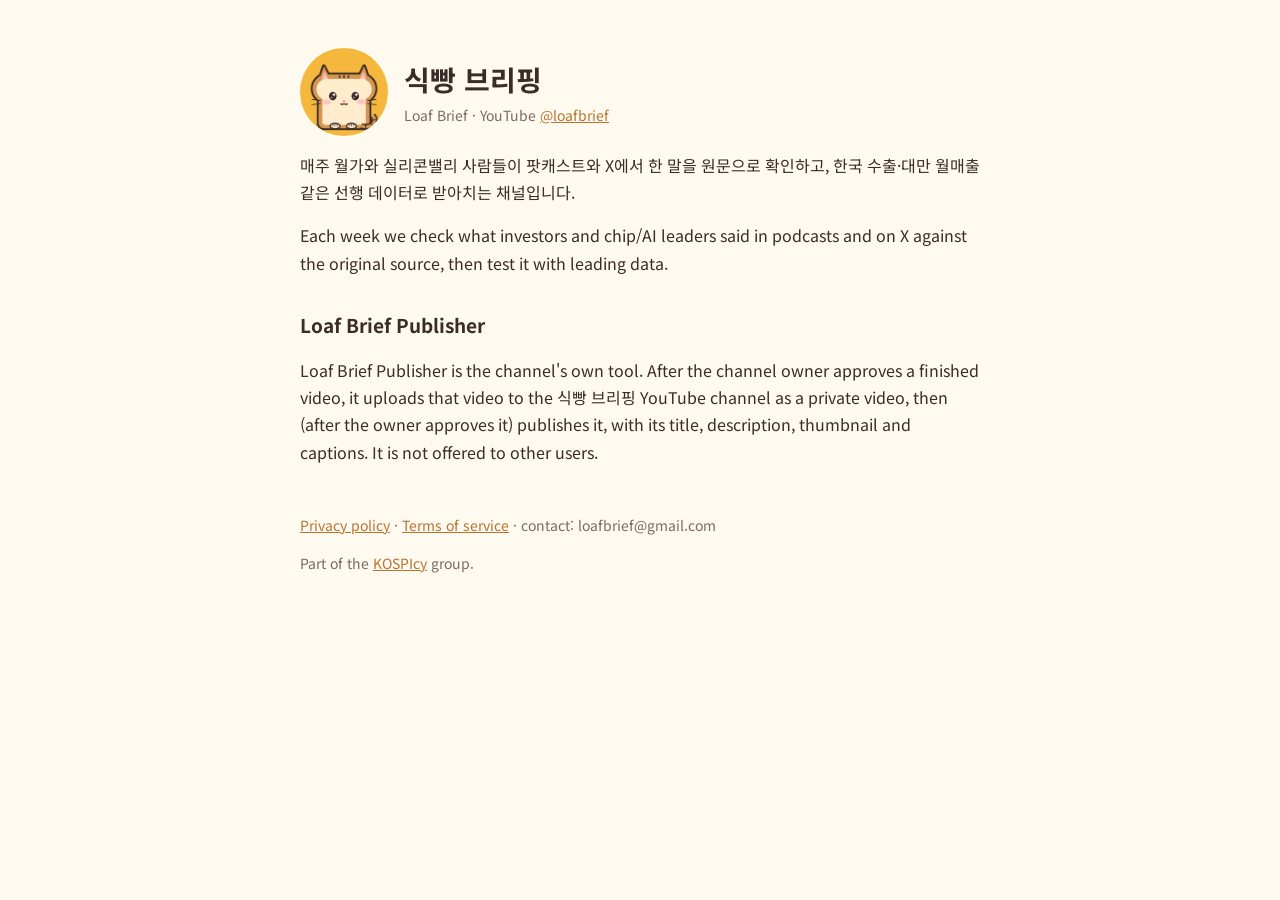
<file: index.html>
<!doctype html><html lang="ko"><head><meta charset="utf-8"><meta name="viewport" content="width=device-width,initial-scale=1">
<title>식빵 브리핑</title><link rel="stylesheet" href="style.css"></head><body><main>
<header><img src="avatar.png" alt="식빵 고양이"><div><h1>식빵 브리핑</h1><div class="muted">Loaf Brief · YouTube <a href="https://www.youtube.com/@loafbrief">@loafbrief</a></div></div></header>
<p>매주 월가와 실리콘밸리 사람들이 팟캐스트와 X에서 한 말을 원문으로 확인하고, 한국 수출·대만 월매출 같은 선행 데이터로 받아치는 채널입니다.</p>
<p>Each week we check what investors and chip/AI leaders said in podcasts and on X against the original source, then test it with leading data.</p>
<h2>Loaf Brief Publisher</h2>
<p>Loaf Brief Publisher is the channel's own tool. After the channel owner approves a finished video, it uploads that video to the 식빵 브리핑 YouTube channel as a private video, then (after the owner approves it) publishes it, with its title, description, thumbnail and captions. It is not offered to other users.</p>
<footer><a href="privacy.html">Privacy policy</a> · <a href="terms.html">Terms of service</a> · contact: loafbrief@gmail.com</footer>
<p class="muted">Part of the <a href="https://kospicy.com">KOSPIcy</a> group.</p></main></body></html>
</file>
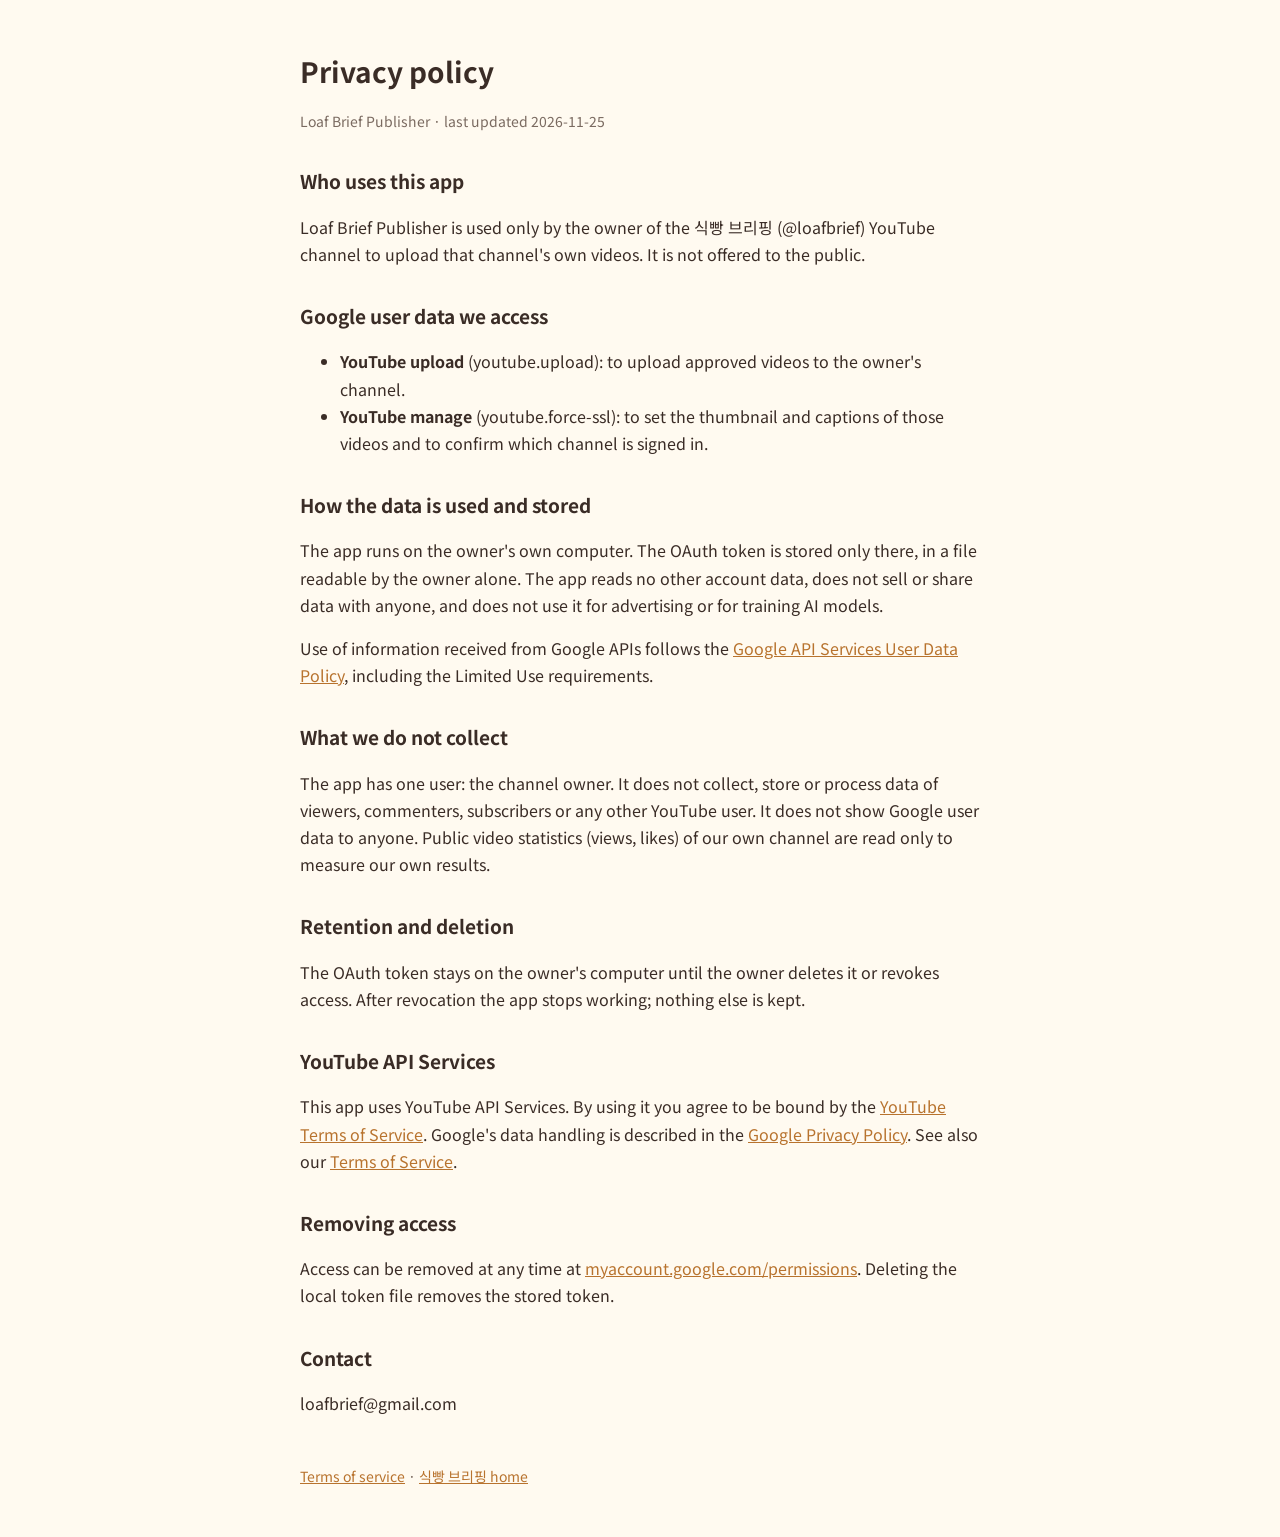
<file: privacy.html>
<!doctype html><html lang="en"><head><meta charset="utf-8"><meta name="viewport" content="width=device-width,initial-scale=1">
<title>Loaf Brief Privacy Policy</title><link rel="stylesheet" href="style.css"></head><body><main>
<h1>Privacy policy</h1><p class="muted">Loaf Brief Publisher · last updated 2026-11-25</p>
<h2>Who uses this app</h2>
<p>Loaf Brief Publisher is used only by the owner of the 식빵 브리핑 (@loafbrief) YouTube channel to upload that channel's own videos. It is not offered to the public.</p>
<h2>Google user data we access</h2>
<ul><li><b>YouTube upload</b> (youtube.upload): to upload approved videos to the owner's channel.</li>
<li><b>YouTube manage</b> (youtube.force-ssl): to set the thumbnail and captions of those videos and to confirm which channel is signed in.</li></ul>
<h2>How the data is used and stored</h2>
<p>The app runs on the owner's own computer. The OAuth token is stored only there, in a file readable by the owner alone. The app reads no other account data, does not sell or share data with anyone, and does not use it for advertising or for training AI models.</p>
<p>Use of information received from Google APIs follows the <a href="https://developers.google.com/terms/api-services-user-data-policy">Google API Services User Data Policy</a>, including the Limited Use requirements.</p>
<h2>What we do not collect</h2>
<p>The app has one user: the channel owner. It does not collect, store or process data of viewers, commenters, subscribers or any other YouTube user. It does not show Google user data to anyone. Public video statistics (views, likes) of our own channel are read only to measure our own results.</p>
<h2>Retention and deletion</h2>
<p>The OAuth token stays on the owner's computer until the owner deletes it or revokes access. After revocation the app stops working; nothing else is kept.</p>
<h2>YouTube API Services</h2>
<p>This app uses YouTube API Services. By using it you agree to be bound by the <a href="https://www.youtube.com/t/terms">YouTube Terms of Service</a>. Google's data handling is described in the <a href="https://policies.google.com/privacy">Google Privacy Policy</a>. See also our <a href="terms.html">Terms of Service</a>.</p>
<h2>Removing access</h2>
<p>Access can be removed at any time at <a href="https://myaccount.google.com/permissions">myaccount.google.com/permissions</a>. Deleting the local token file removes the stored token.</p>
<h2>Contact</h2><p>loafbrief@gmail.com</p>
<footer><a href="terms.html">Terms of service</a> · <a href="./">식빵 브리핑 home</a></footer>
</main></body></html>
</file>
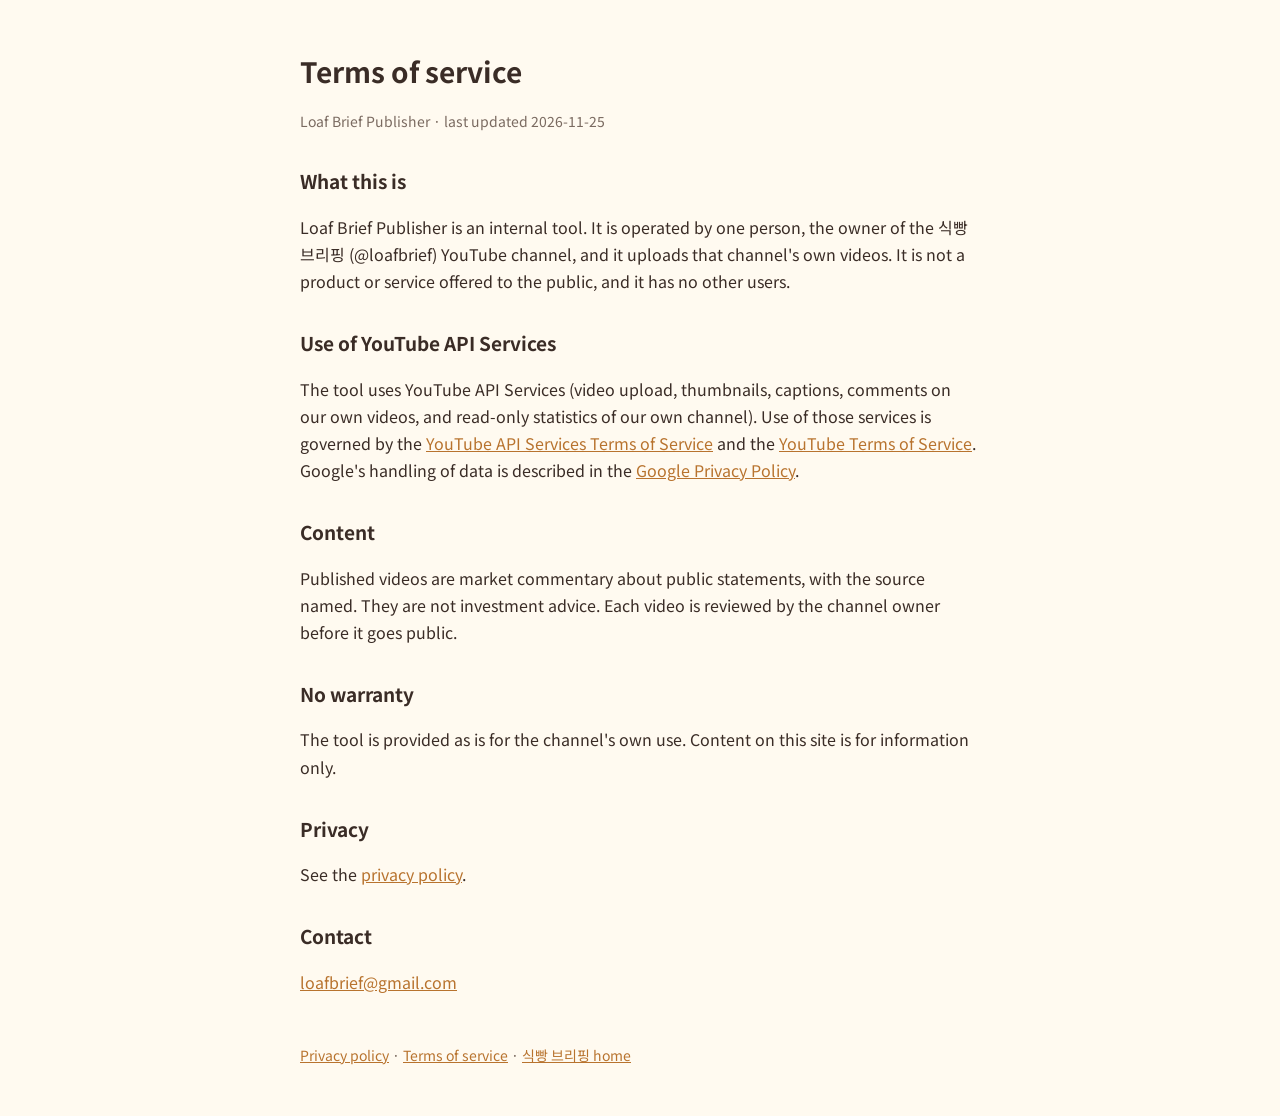
<file: terms.html>
<!doctype html><html lang="en"><head><meta charset="utf-8"><meta name="viewport" content="width=device-width,initial-scale=1">
<title>Loaf Brief Terms of Service</title><link rel="stylesheet" href="style.css"></head><body><main>
<h1>Terms of service</h1><p class="muted">Loaf Brief Publisher · last updated 2026-11-25</p>
<h2>What this is</h2>
<p>Loaf Brief Publisher is an internal tool. It is operated by one person, the owner of the 식빵 브리핑 (@loafbrief) YouTube channel, and it uploads that channel's own videos. It is not a product or service offered to the public, and it has no other users.</p>
<h2>Use of YouTube API Services</h2>
<p>The tool uses YouTube API Services (video upload, thumbnails, captions, comments on our own videos, and read-only statistics of our own channel). Use of those services is governed by the <a href="https://developers.google.com/youtube/terms/api-services-terms-of-service">YouTube API Services Terms of Service</a> and the <a href="https://www.youtube.com/t/terms">YouTube Terms of Service</a>. Google's handling of data is described in the <a href="https://policies.google.com/privacy">Google Privacy Policy</a>.</p>
<h2>Content</h2>
<p>Published videos are market commentary about public statements, with the source named. They are not investment advice. Each video is reviewed by the channel owner before it goes public.</p>
<h2>No warranty</h2>
<p>The tool is provided as is for the channel's own use. Content on this site is for information only.</p>
<h2>Privacy</h2>
<p>See the <a href="privacy.html">privacy policy</a>.</p>
<h2>Contact</h2>
<p><a href="mailto:loafbrief@gmail.com">loafbrief@gmail.com</a></p>
<footer><a href="privacy.html">Privacy policy</a> · <a href="terms.html">Terms of service</a> · <a href="./">식빵 브리핑 home</a></footer>
</main></body></html>
</file>
<file: style.css>
@import url("https://fonts.googleapis.com/css2?family=Noto+Sans+KR:wght@400;500;700&display=swap");
:root{--bg:#fffaf0;--fg:#3a2c26;--muted:#7a6a60;--accent:#b8732e;--card:#ffffff}
@media (prefers-color-scheme:dark){:root{--bg:#1d1916;--fg:#f3e9dc;--muted:#b9a897;--accent:#f0b25e;--card:#2a241f}}
body{margin:0;background:var(--bg);color:var(--fg);font:16px/1.7 "Noto Sans KR",-apple-system,"Apple SD Gothic Neo",sans-serif}
main{max-width:680px;margin:0 auto;padding:48px max(16px,env(safe-area-inset-left))}
header{display:flex;gap:16px;align-items:center}
header img{width:88px;height:88px;border-radius:50%}
h1{margin:0;font-size:28px} h2{font-size:19px;margin-top:32px}
a{color:var(--accent)} .muted{color:var(--muted);font-size:14px}
footer{margin-top:48px;color:var(--muted);font-size:14px}
</file>
